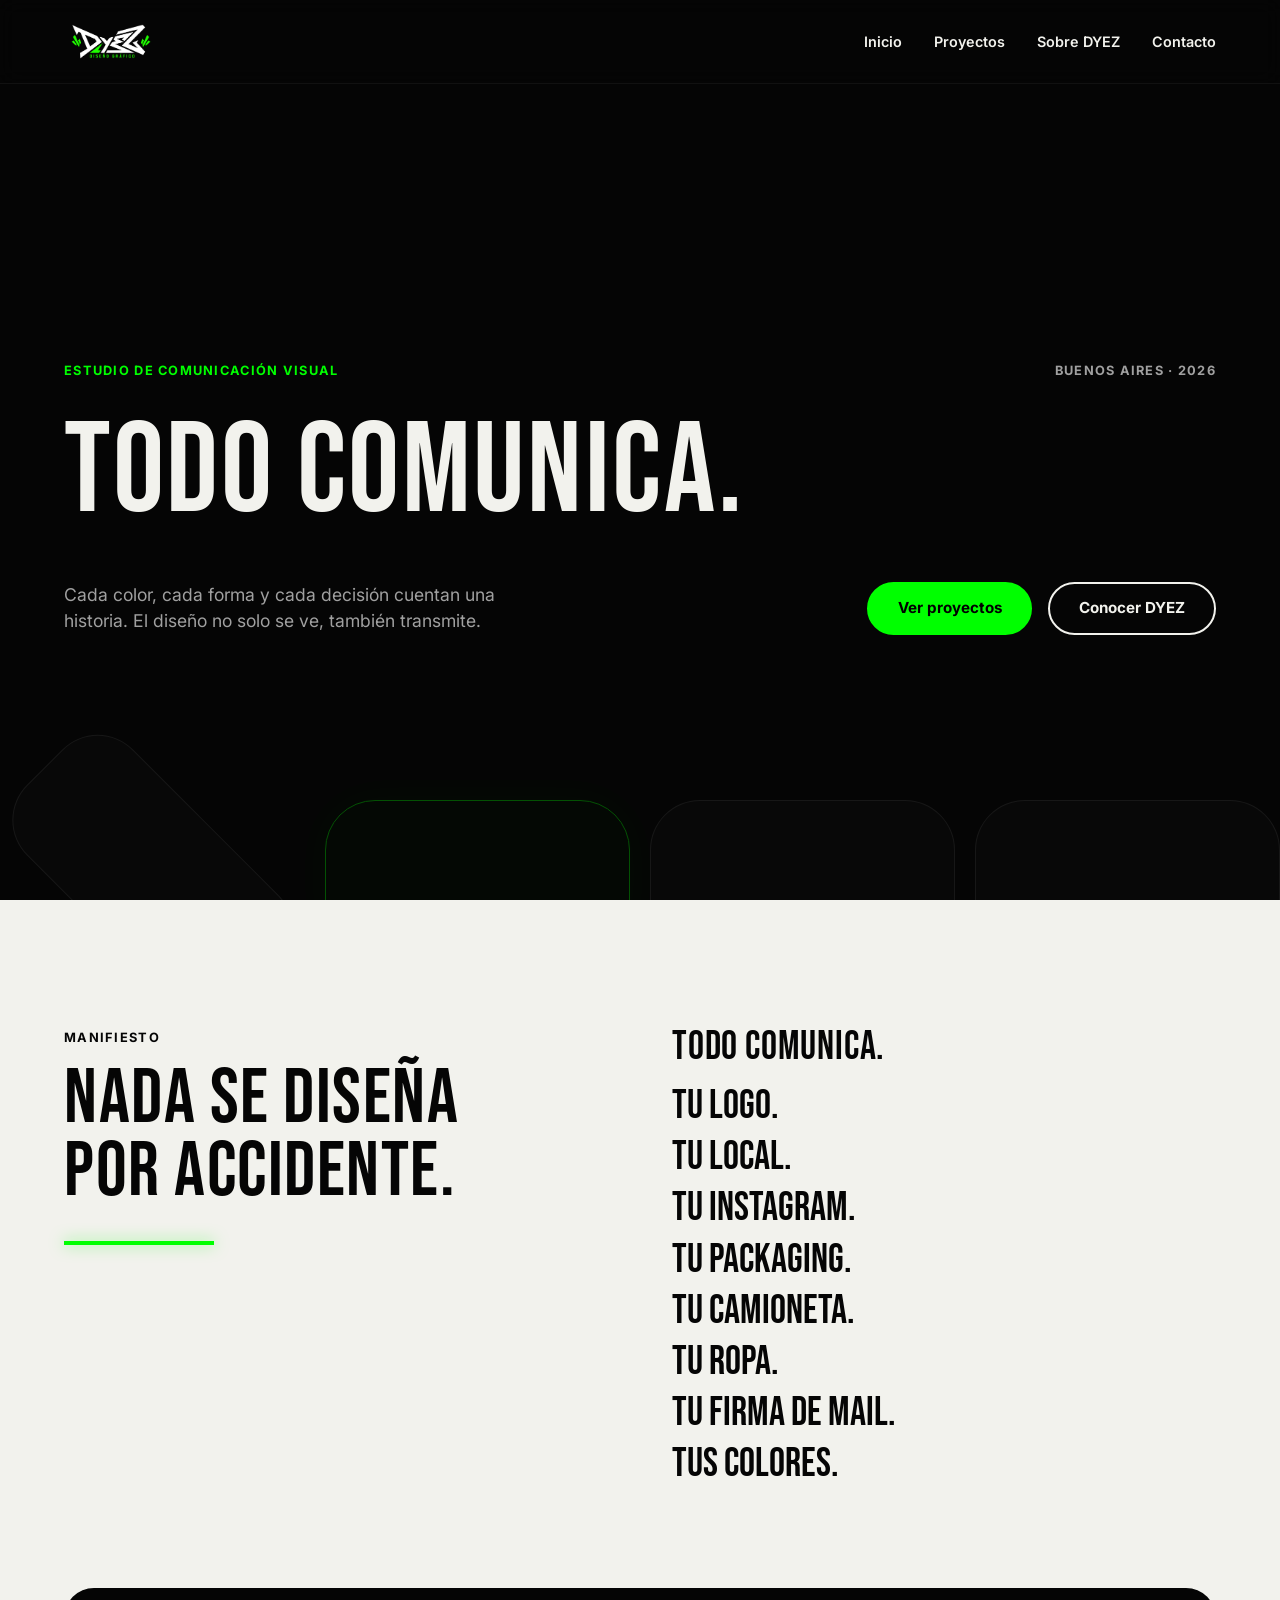
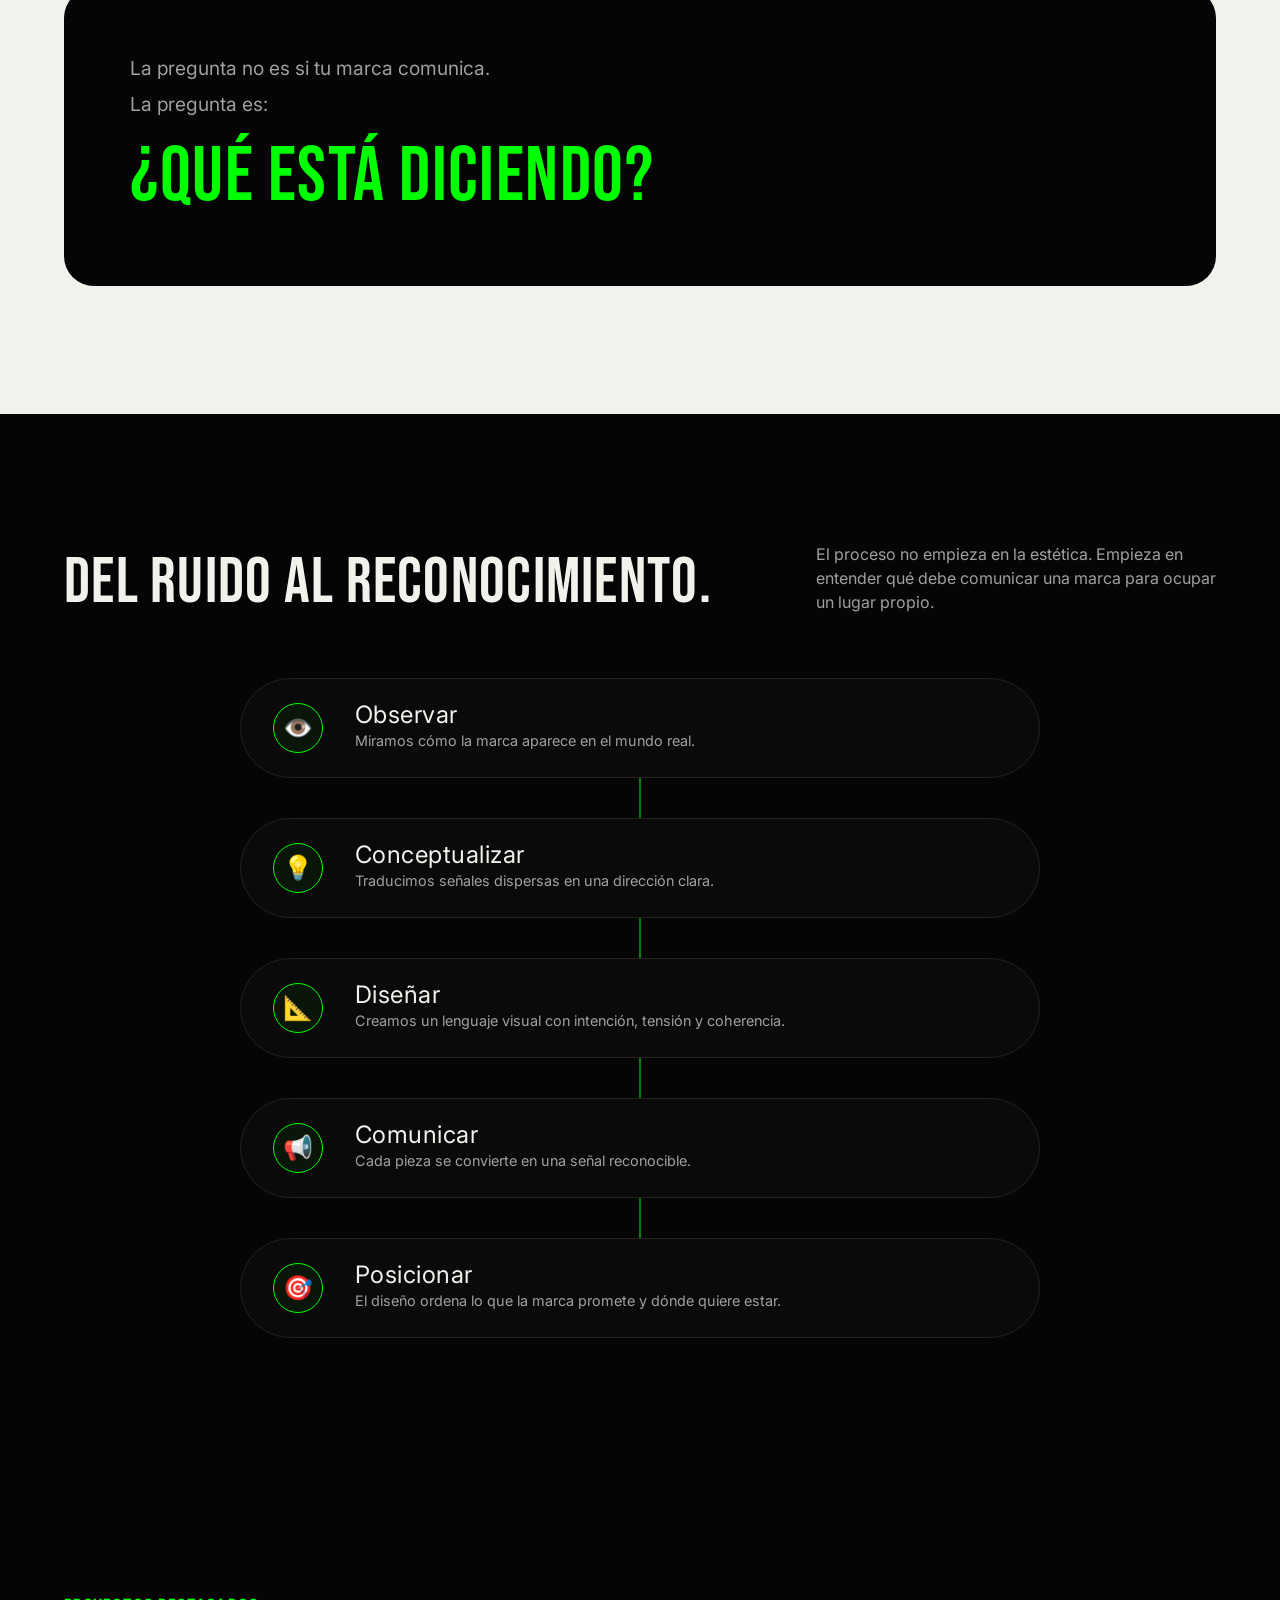
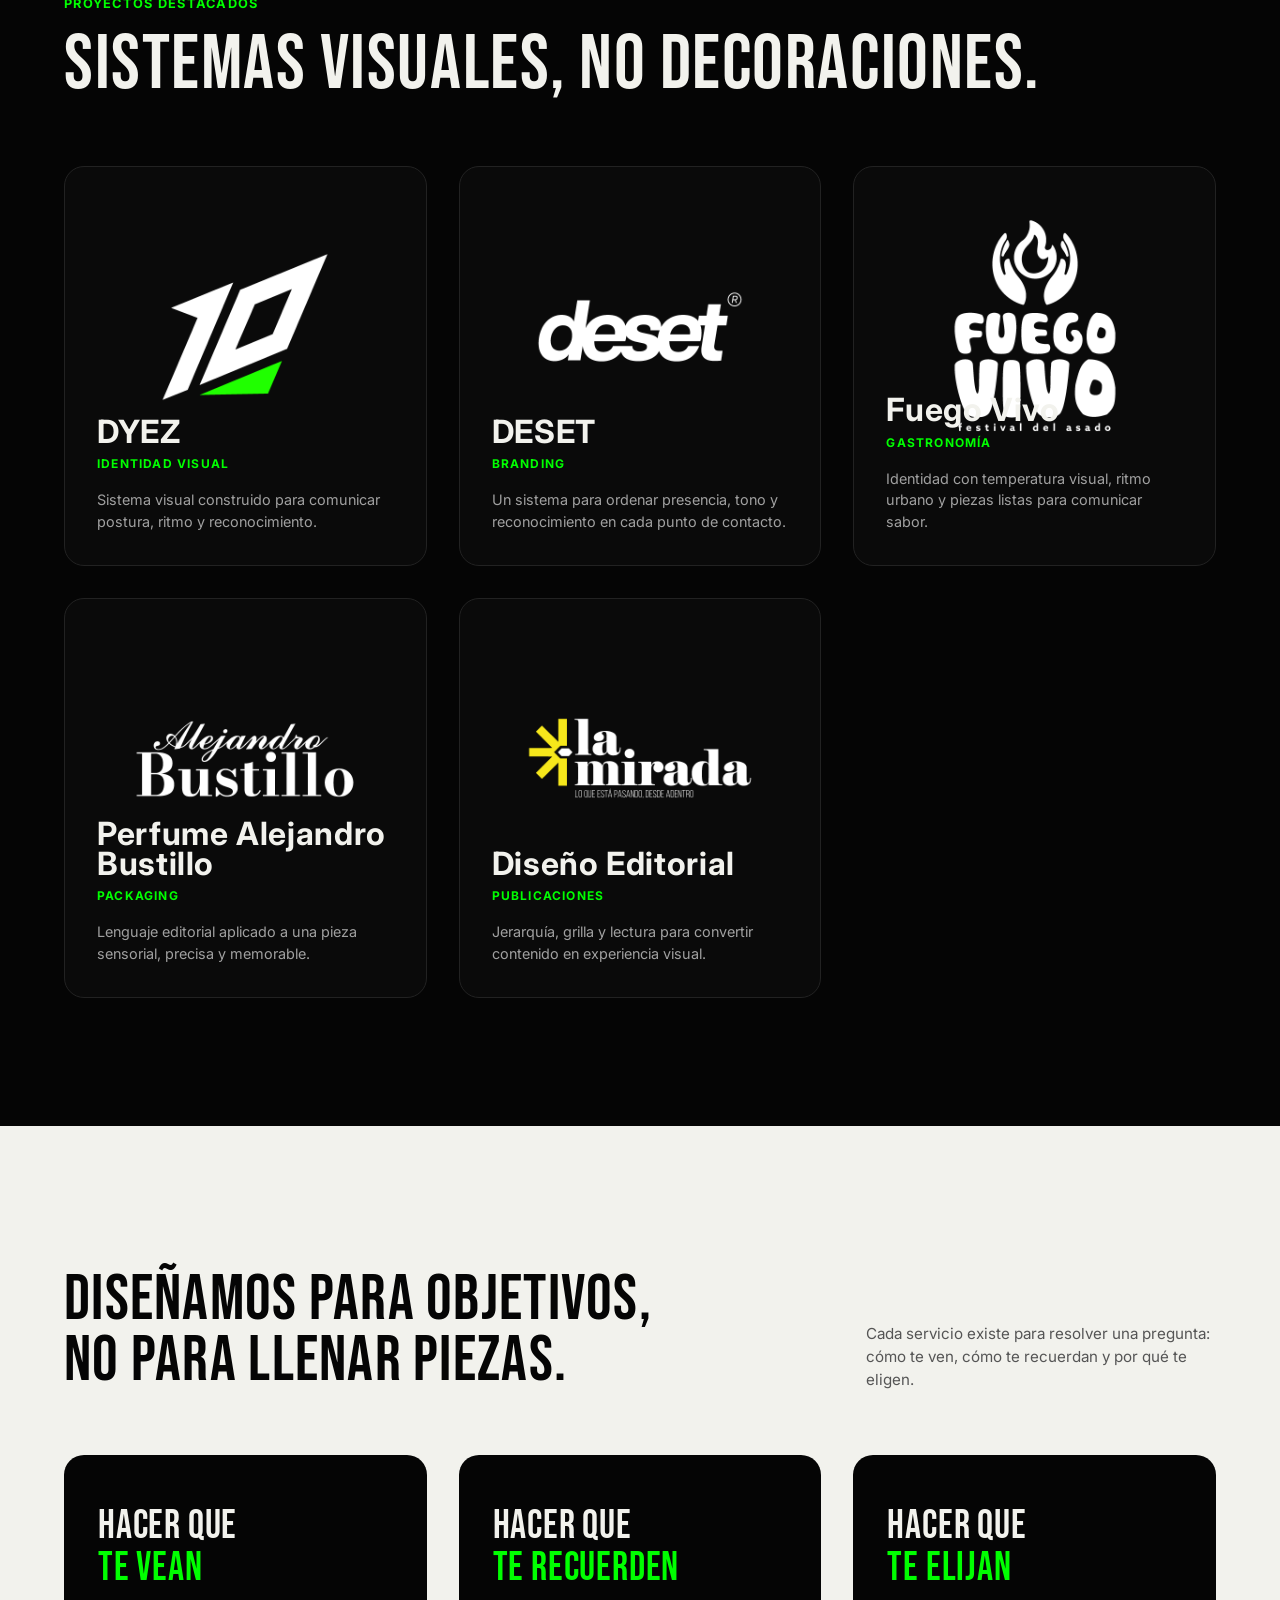
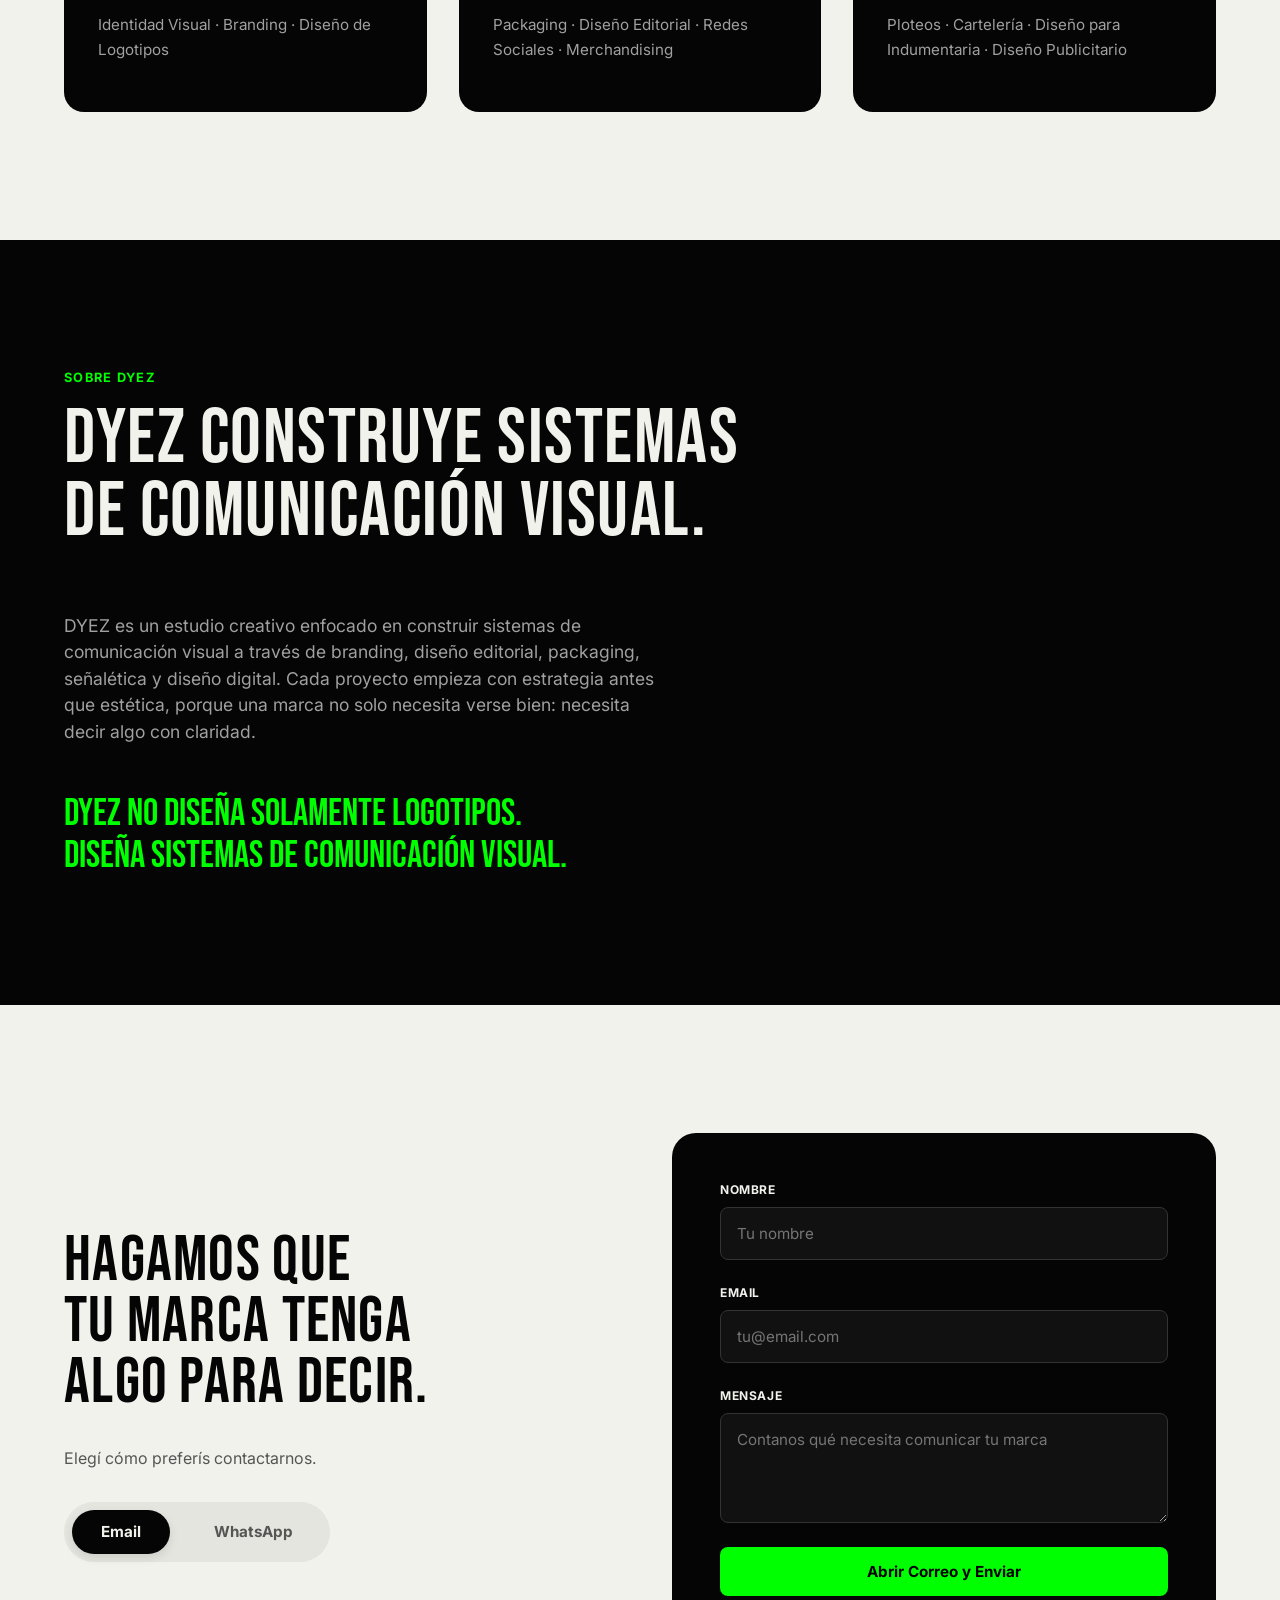
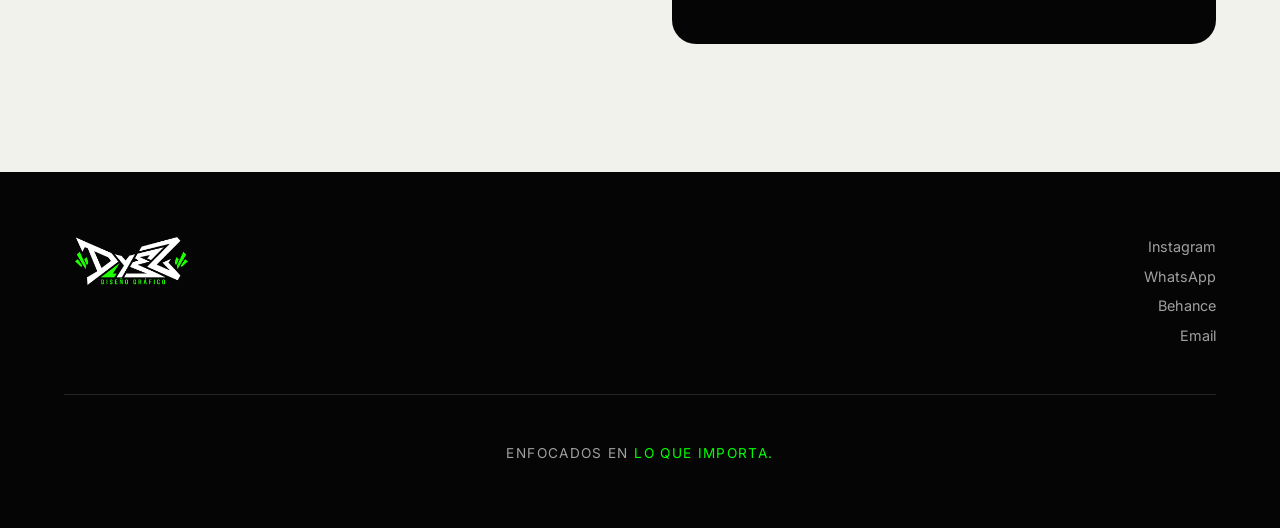
<file: index.html>
<!DOCTYPE html>
<html lang="es">
<head>
    <meta charset="UTF-8">
    <meta name="viewport" content="width=device-width, initial-scale=1.0">
    <title>DYEZ — Diseño gráfico</title>
    <link rel="stylesheet" href="styles.css">
    <link rel="icon" type="image/png" href="favicon-2.png">
    
    <!-- Fuentes -->
    <link rel="preconnect" href="https://fonts.googleapis.com">
    <link rel="preconnect" href="https://fonts.gstatic.com" crossorigin>
    <link href="https://fonts.googleapis.com/css2?family=Bebas+Neue&family=Inter:wght@400;600;700&display=swap" rel="stylesheet">
</head>
<body>

    <!-- ===== HEADER ===== -->
    <header class="site-header">
        <div class="logo-container">
            <a href="#inicio" class="logo-img-link">
                <img src="favicon.png" alt="DYEZ Logo" class="header-logo">
            </a>
        </div>
        <nav class="nav">
            <a href="#inicio">Inicio</a>
            <a href="#proyectos">Proyectos</a>
            <a href="#sobre">Sobre DYEZ</a>
            <a href="#contacto">Contacto</a>
        </nav>
    </header>

    <!-- ===== HERO ===== -->
    <section class="hero" id="inicio">
        <div class="hero-top">
            <p class="eyebrow text-green">ESTUDIO DE COMUNICACIÓN VISUAL</p>
            <p class="eyebrow text-muted">BUENOS AIRES · 2026</p>
        </div>
        
        <h1 class="hero-title">TODO COMUNICA.</h1>
        
        <div class="hero-bottom">
            <p class="hero-desc">Cada color, cada forma y cada decisión cuentan una historia. El diseño no solo se ve, también transmite.</p>
            <div class="hero-actions">
                <a href="#proyectos" class="btn btn-primary">Ver proyectos</a>
                <a href="#sobre" class="btn btn-outline">Conocer DYEZ</a>
            </div>
        </div>

        <div class="hero-shapes">
            <div class="shape shape-1"></div>
            <div class="shape shape-2"></div>
            <div class="shape shape-3"></div>
            <div class="shape shape-4"></div>
        </div>

        <div id="custom-cursor"></div>
    </section>

    <!-- ===== MANIFIESTO ===== -->
    <section class="manifesto bg-light" id="manifiesto">
        <div class="manifesto-grid">
            <div class="manifesto-left">
                <p class="eyebrow">MANIFIESTO</p>
                <h2 class="title-dark">NADA SE DISEÑA<br>POR ACCIDENTE.</h2>
                <div class="green-line"></div>
            </div>
            
            <div class="manifesto-right">
                <h3 class="title-dark-small">TODO COMUNICA.</h3>
                <ul class="manifesto-list">
                    <li>TU LOGO.</li>
                    <li>TU LOCAL.</li>
                    <li>TU INSTAGRAM.</li>
                    <li>TU PACKAGING.</li>
                    <li>TU CAMIONETA.</li>
                    <li>TU ROPA.</li>
                    <li>TU FIRMA DE MAIL.</li>
                    <li>TUS COLORES.</li>
                </ul>
            </div>
        </div>

        <div class="manifesto-callout bg-black">
            <p class="text-muted">La pregunta no es si tu marca comunica.</p>
            <p class="text-muted">La pregunta es:</p>
            <h2 class="text-green">¿QUÉ ESTÁ DICIENDO?</h2>
        </div>
    </section>

    <!-- ===== PROCESO ===== -->
    <section class="proceso bg-dark">
        <div class="section-header">
            <h2>DEL RUIDO AL RECONOCIMIENTO.</h2>
            <p class="text-muted">El proceso no empieza en la estética. Empieza en entender qué debe comunicar una marca para ocupar un lugar propio.</p>
        </div>

        <div class="proceso-list">
            <div class="proceso-item">
                <div class="proceso-icon">👁️</div>
                <div class="proceso-text">
                    <h3>Observar</h3>
                    <p>Miramos cómo la marca aparece en el mundo real.</p>
                </div>
            </div>
            <div class="proceso-connector"></div>
            
            <div class="proceso-item">
                <div class="proceso-icon">💡</div>
                <div class="proceso-text">
                    <h3>Conceptualizar</h3>
                    <p>Traducimos señales dispersas en una dirección clara.</p>
                </div>
            </div>
            <div class="proceso-connector"></div>
            
            <div class="proceso-item">
                <div class="proceso-icon">📐</div>
                <div class="proceso-text">
                    <h3>Diseñar</h3>
                    <p>Creamos un lenguaje visual con intención, tensión y coherencia.</p>
                </div>
            </div>
            <div class="proceso-connector"></div>
            
            <div class="proceso-item">
                <div class="proceso-icon">📢</div>
                <div class="proceso-text">
                    <h3>Comunicar</h3>
                    <p>Cada pieza se convierte en una señal reconocible.</p>
                </div>
            </div>
            <div class="proceso-connector"></div>
            
            <div class="proceso-item">
                <div class="proceso-icon">🎯</div>
                <div class="proceso-text">
                    <h3>Posicionar</h3>
                    <p>El diseño ordena lo que la marca promete y dónde quiere estar.</p>
                </div>
            </div>
        </div>
    </section>

    <!-- ===== PROYECTOS ===== -->
    <section class="proyectos bg-dark" id="proyectos">
        <div class="header-wrapper">
            <p class="eyebrow text-green">PROYECTOS DESTACADOS</p>
            <h2 class="section-title">SISTEMAS VISUALES, NO DECORACIONES.</h2>
        </div>

        <div class="grid-proyectos">
            
            <!-- 1. DYEZ -->
            <a href="proyecto-dyez.html" class="card-proyecto">
                <div class="card-logo-wrapper">
                    <img src="favicon-2.png" alt="Logo DYEZ" class="card-logo">
                </div>
                <div class="card-contenido">
                    <h3>DYEZ</h3>
                    <p class="categoria text-green">IDENTIDAD VISUAL</p>
                    <p class="descripcion">Sistema visual construido para comunicar postura, ritmo y reconocimiento.</p>
                </div>
            </a>
            
            <!-- 2. DESET -->
            <a href="proyecto-deset.html" class="card-proyecto">
                <div class="card-logo-wrapper">
                    <img src="logo-deset.png" alt="Logo Deset" class="card-logo">
                </div>
                <div class="card-contenido">
                    <h3>DESET</h3>
                    <p class="categoria text-green">BRANDING</p>
                    <p class="descripcion">Un sistema para ordenar presencia, tono y reconocimiento en cada punto de contacto.</p>
                </div>
            </a>
            
            <!-- 3. FUEGO VIVO -->
            <a href="proyecto-fuego.html" class="card-proyecto">
                <div class="card-logo-wrapper">
                    <img src="fuego-vivo-logo.png" alt="Logo Fuego Vivo" class="card-logo">
                </div>
                <div class="card-contenido">
                    <h3>Fuego Vivo</h3>
                    <p class="categoria text-green">GASTRONOMÍA</p>
                    <p class="descripcion">Identidad con temperatura visual, ritmo urbano y piezas listas para comunicar sabor.</p>
                </div>
            </a>
            
            <!-- 4. PERFUME ALEJANDRO BUSTILLO -->
            <a href="proyecto-perfume.html" class="card-proyecto">
                <div class="card-logo-wrapper">
                    <img src="perfume-logo.png" alt="Logo Perfume Alejandro Bustillo" class="card-logo">
                </div>
                <div class="card-contenido">
                    <h3>Perfume Alejandro Bustillo</h3>
                    <p class="categoria text-green">PACKAGING</p>
                    <p class="descripcion">Lenguaje editorial aplicado a una pieza sensorial, precisa y memorable.</p>
                </div>
            </a>
            
            <!-- 5. DISEÑO EDITORIAL -->
            <a href="proyecto-editorial.html" class="card-proyecto">
                <div class="card-logo-wrapper">
                    <img src="Editorial-logo.png" alt="Logo Diseño Editorial" class="card-logo">
                </div>
                <div class="card-contenido">
                    <h3>Diseño Editorial</h3>
                    <p class="categoria text-green">PUBLICACIONES</p>
                    <p class="descripcion">Jerarquía, grilla y lectura para convertir contenido en experiencia visual.</p>
                </div>
            </a>

        </div>
    </section>

    <!-- ===== SERVICIOS ===== -->
    <section class="servicios bg-light" id="servicios">
        <div class="section-header-light">
            <h2 class="title-dark">DISEÑAMOS PARA OBJETIVOS,<br>NO PARA LLENAR PIEZAS.</h2>
            <p class="text-muted-dark">Cada servicio existe para resolver una pregunta: cómo te ven, cómo te recuerdan y por qué te eligen.</p>
        </div>

        <div class="grid-servicios">
            <div class="card-servicio bg-black">
                <h3>HACER QUE<br><span class="text-green">TE VEAN</span></h3>
                <p>Identidad Visual · Branding · Diseño de Logotipos</p>
            </div>
            <div class="card-servicio bg-black">
                <h3>HACER QUE<br><span class="text-green">TE RECUERDEN</span></h3>
                <p>Packaging · Diseño Editorial · Redes Sociales · Merchandising</p>
            </div>
            <div class="card-servicio bg-black">
                <h3>HACER QUE<br><span class="text-green">TE ELIJAN</span></h3>
                <p>Ploteos · Cartelería · Diseño para Indumentaria · Diseño Publicitario</p>
            </div>
        </div>
    </section>

    <!-- ===== SOBRE DYEZ ===== -->
    <section class="sobre bg-dark" id="sobre">
        <div class="header-wrapper">
            <p class="eyebrow text-green">SOBRE DYEZ</p>
            <h2 class="section-title">DYEZ CONSTRUYE SISTEMAS<br>DE COMUNICACIÓN VISUAL.</h2>
        </div>
        
        <div class="sobre-content">
            <p class="sobre-text">
                DYEZ es un estudio creativo enfocado en construir sistemas de comunicación visual a través de branding, diseño editorial, packaging, señalética y diseño digital. Cada proyecto empieza con estrategia antes que estética, porque una marca no solo necesita verse bien: necesita decir algo con claridad.
            </p>
            <p class="sobre-quote text-green">
                DYEZ NO DISEÑA SOLAMENTE LOGOTIPOS.<br>
                DISEÑA SISTEMAS DE COMUNICACIÓN VISUAL.
            </p>
        </div>
    </section>

    <!-- ===== CONTACTO ===== -->
    <section class="contacto bg-light" id="contacto">
        <div class="contacto-grid">
            <div class="contacto-left">
                <h2 class="title-dark">HAGAMOS QUE<br>TU MARCA TENGA<br>ALGO PARA DECIR.</h2>
                <p class="text-muted-dark" style="margin-bottom: 2rem;">Elegí cómo preferís contactarnos.</p>
                
                <!-- 👇 LOS BOTONES PARA CAMBIAR DE OPCIÓN 👇 -->
                <div class="contacto-toggle">
                    <button class="btn-toggle active" onclick="mostrarFormulario('email', this)">Email</button>
                    <button class="btn-toggle" onclick="mostrarFormulario('whatsapp', this)">WhatsApp</button>
                </div>
            </div>
            
            <div class="contacto-right bg-black">
                
                <!-- 👇 OPCIÓN A: FORMULARIO DE EMAIL (Visible por defecto) 👇 -->
                <div id="opcion-email" class="opcion-contacto">
                    <form action="mailto:dyez.dsgn@gmail.com" method="POST" enctype="text/plain" class="contact-form">
                        <div class="form-group">
                            <label for="nombre">NOMBRE</label>
                            <input type="text" id="nombre" name="Nombre" placeholder="Tu nombre" required>
                        </div>
                        <div class="form-group">
                            <label for="email">EMAIL</label>
                            <input type="email" id="email" name="Email" placeholder="tu@email.com" required>
                        </div>
                        <div class="form-group">
                            <label for="mensaje">MENSAJE</label>
                            <textarea id="mensaje" name="Mensaje" rows="4" placeholder="Contanos qué necesita comunicar tu marca" required></textarea>
                        </div>
                        <button type="submit" class="btn btn-primary btn-full">Abrir Correo y Enviar</button>
                    </form>
                </div>

                <!-- 👇 OPCIÓN B: WHATSAPP (Oculto por defecto) 👇 -->
                <div id="opcion-whatsapp" class="opcion-contacto" style="display: none; text-align: center; padding: 2rem 0;">
                    <h3 class="text-green" style="font-family: var(--font-body); margin-bottom: 1rem; font-size: 1.5rem;">Hablemos por WhatsApp</h3>
                    <p class="text-muted" style="margin-bottom: 2rem;">Hacé clic en el botón de abajo para iniciar una conversación directa con nosotros.</p>
                    
                    <a href="https://wa.me/542396609563?text=Hola%20DYEZ!%20Me%20gustar%C3%ADa%20consultar%20por%20un%20proyecto." class="btn btn-primary" target="_blank" style="font-size: 1.1rem; padding: 1rem 2rem;">
                        Ir a WhatsApp
                    </a>
                </div>

            </div>
        </div>
    </section>

    <!-- ===== FOOTER ===== -->
    <footer class="site-footer bg-dark">
        <div class="footer-top">
            <a href="#inicio" class="footer-logo-link">
                <img src="favicon.png" alt="DYEZ Logo" class="footer-logo-img">
            </a>
            <div class="footer-links">
                <a href="https://instagram.com/dyez.design" target="_blank">Instagram</a>
                <a href="https://wa.me/542396609563" target="_blank">WhatsApp</a>
                <a href="https://behance.net/TU_USUARIO" target="_blank">Behance</a>
                <a href="mailto:dyez.dsgn@gmail.com">Email</a>
            </div>
        </div>
        <div class="footer-bottom">
            <p>ENFOCADOS EN <span class="text-green">LO QUE IMPORTA.</span></p>
        </div>
    </footer>
    
    <!-- ===== SCRIPTS ===== -->
    <script>
        // 1. Efecto del cursor en el Hero
        const heroSection = document.querySelector('.hero');
        const cursor = document.getElementById('custom-cursor');

        heroSection.addEventListener('mousemove', (e) => {
            cursor.style.left = e.clientX + 'px';
            cursor.style.top = e.clientY + 'px';
        });

        heroSection.addEventListener('mouseenter', () => {
            cursor.style.opacity = '1';
        });

        heroSection.addEventListener('mouseleave', () => {
            cursor.style.opacity = '0';
        });

        // 2. Función para cambiar entre Email y WhatsApp
        function mostrarFormulario(opcion, boton) {
            document.getElementById('opcion-email').style.display = 'none';
            document.getElementById('opcion-whatsapp').style.display = 'none';
            
            document.getElementById('opcion-' + opcion).style.display = 'flex';
            
            const botones = document.querySelectorAll('.btn-toggle');
            botones.forEach(btn => btn.classList.remove('active'));
            
            boton.classList.add('active');
        }
    </script>

</body>
</html>
</file>
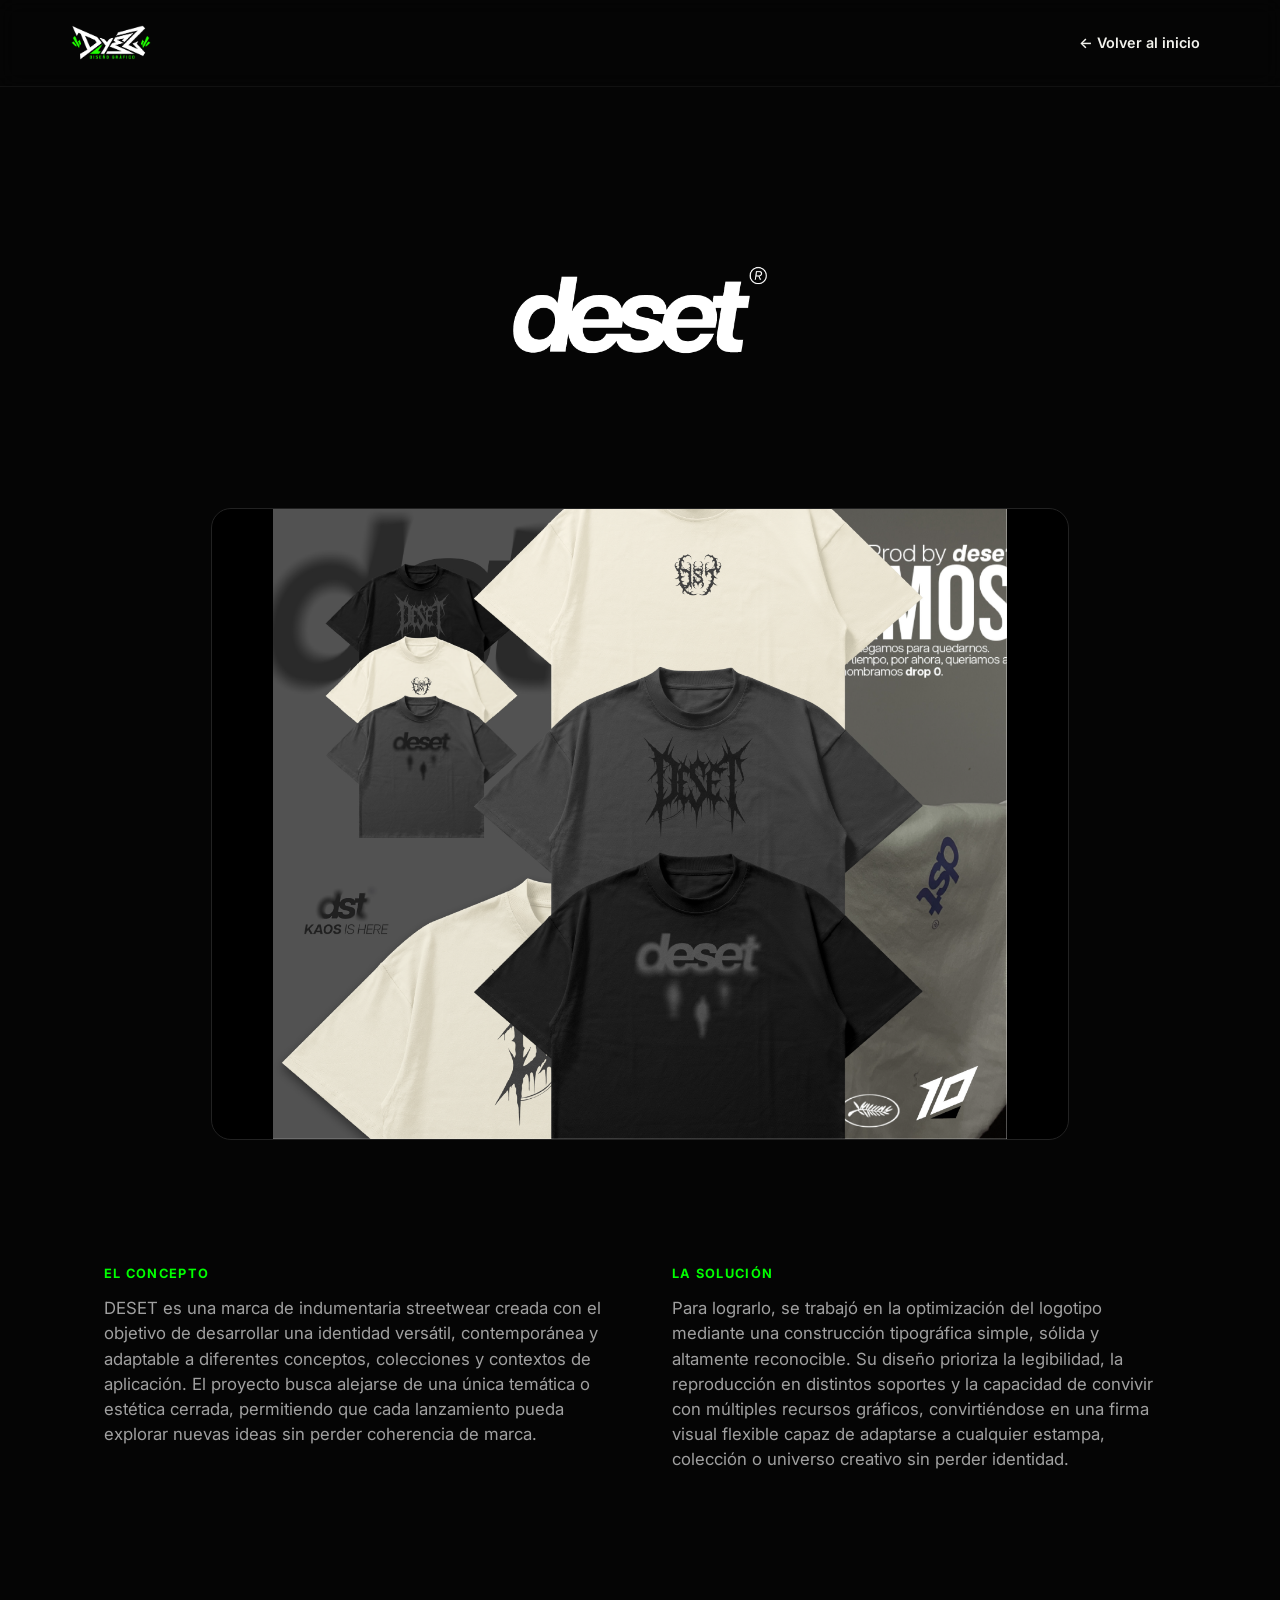
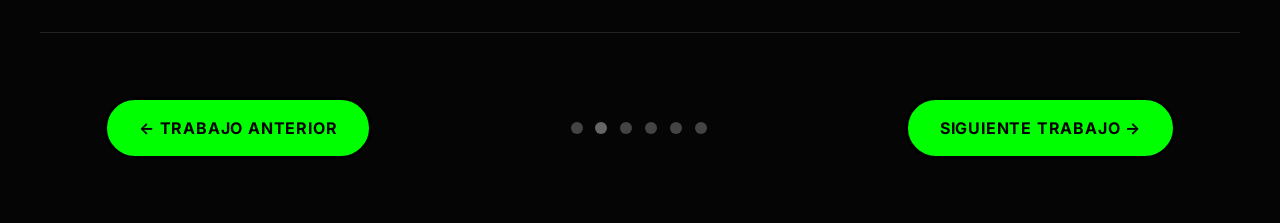
<file: proyecto-deset.html>
<!DOCTYPE html>
<html lang="es">
<head>
    <meta charset="UTF-8">
    <meta name="viewport" content="width=device-width, initial-scale=1.0">
    <title>DESET — Proyecto</title>
    <link rel="stylesheet" href="styles.css">
    <link rel="icon" type="image/png" href="favicon-2.png">
    <link rel="preconnect" href="https://fonts.googleapis.com">
    <link rel="preconnect" href="https://fonts.gstatic.com" crossorigin>
    <link href="https://fonts.googleapis.com/css2?family=Bebas+Neue&family=Inter:wght@400;600;700&display=swap" rel="stylesheet">
</head>
<body class="bg-dark">

    <!-- Header -->
    <header class="site-header">
        <div class="logo-container">
            <a href="index.html" class="logo-img-link">
                <img src="favicon.png" alt="DYEZ Logo" class="header-logo">
            </a>
        </div>
        <nav class="nav">
            <a href="index.html#proyectos" class="btn-volver-header">← Volver al inicio</a>
        </nav>
    </header>

    <!-- Contenido del proyecto -->
    <main class="proyecto-page">
        
        <!-- Encabezado minimalista (solo logo) -->
        <div class="header-proyecto-minimalista">
            <!-- Asegurate de tener tu logo guardado como logo-deset.png -->
            <img src="logo-deset.png" alt="Logo Deset" class="logo-proyecto-grande">
        </div>

        <!-- Imagen Principal con márgenes ajustados -->
        <div class="contenedor-imagen-ajustada">
            <img src="deset-portada.png" alt="Portada del proyecto DESET">
        </div>

        <!-- Textos del Caso de Estudio (con más aire arriba) -->
        <div class="proyecto-info">
            <div class="info-columna">
                <h3 class="text-green eyebrow">EL CONCEPTO</h3>
                <p>DESET es una marca de indumentaria streetwear creada con el objetivo de desarrollar una identidad versátil, contemporánea y adaptable a diferentes conceptos, colecciones y contextos de aplicación. El proyecto busca alejarse de una única temática o estética cerrada, permitiendo que cada lanzamiento pueda explorar nuevas ideas sin perder coherencia de marca.</p>
            </div>
            <div class="info-columna">
                <h3 class="text-green eyebrow">LA SOLUCIÓN</h3>
                <p>Para lograrlo, se trabajó en la optimización del logotipo mediante una construcción tipográfica simple, sólida y altamente reconocible. Su diseño prioriza la legibilidad, la reproducción en distintos soportes y la capacidad de convivir con múltiples recursos gráficos, convirtiéndose en una firma visual flexible capaz de adaptarse a cualquier estampa, colección o universo creativo sin perder identidad.</p>
            </div>
        </div>

    </main>

    <!-- Barra de Navegación Inferior -->
    <nav class="barra-navegacion-pildora">
        
        <a href="proyecto-dyez.html" class="btn-pildora">
            ← Trabajo Anterior
        </a>

        <div class="puntitos-nav">
            <span class="punto"></span>
            <span class="punto activo"></span>
            <span class="punto"></span>
            <span class="punto"></span>
            <span class="punto"></span>
            <span class="punto"></span>
        </div>

        <a href="proyecto-fuego.html" class="btn-pildora">
            Siguiente Trabajo →
        </a>

    </nav>

</body>
</html>
</file>
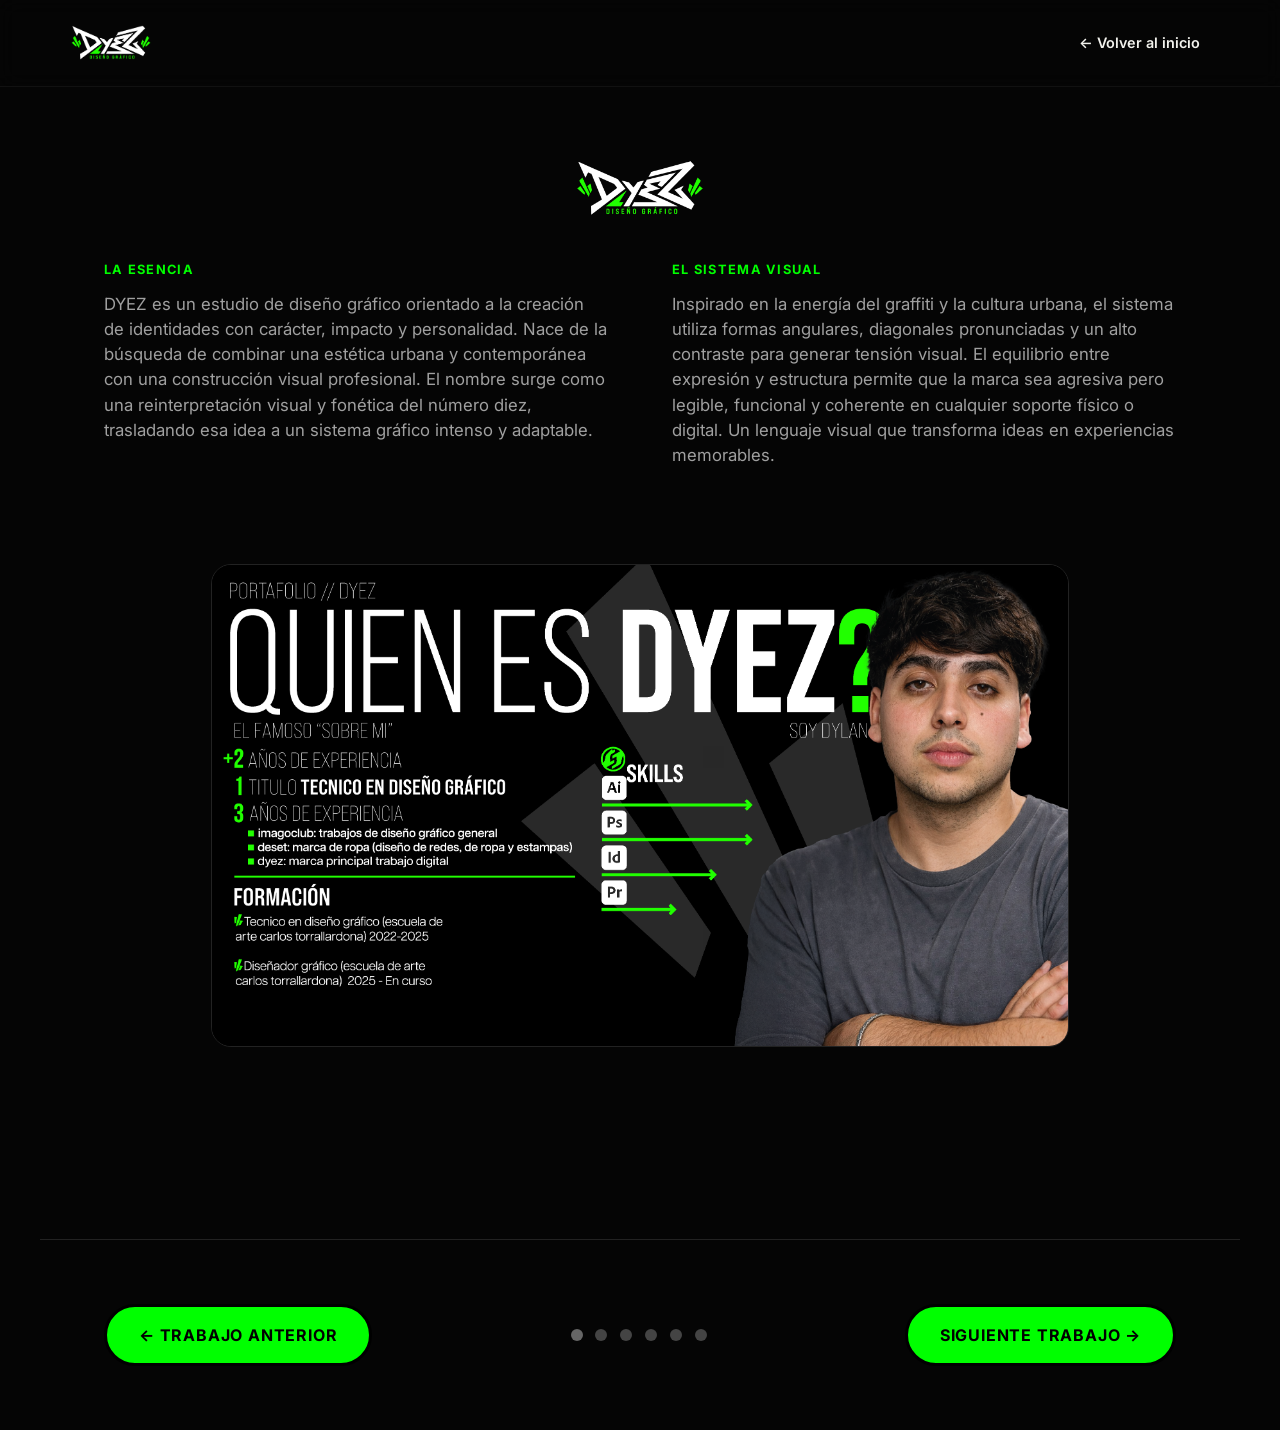
<file: proyecto-dyez.html>
<!DOCTYPE html>
<html lang="es">
<head>
    <meta charset="UTF-8">
    <meta name="viewport" content="width=device-width, initial-scale=1.0">
    <title>DYEZ — Proyecto</title>
    <link rel="stylesheet" href="styles.css">
    <link rel="icon" type="image/png" href="favicon-2.png">
    <link rel="preconnect" href="https://fonts.googleapis.com">
    <link rel="preconnect" href="https://fonts.gstatic.com" crossorigin>
    <link href="https://fonts.googleapis.com/css2?family=Bebas+Neue&family=Inter:wght@400;600;700&display=swap" rel="stylesheet">
</head>
<body class="bg-dark">

    <!-- Header -->
    <header class="site-header">
        <div class="logo-container">
            <a href="index.html" class="logo-img-link">
                <img src="favicon.png" alt="DYEZ Logo" class="header-logo">
            </a>
        </div>
        <nav class="nav">
            <a href="index.html#proyectos" class="btn-volver-header">← Volver al inicio</a>
        </nav>
    </header>

    <!-- Contenido del proyecto -->
    <main class="proyecto-page">
        
        <!-- Encabezado minimalista (Logo de DYEZ) -->
        <div class="header-proyecto-minimalista">
            <img src="favicon.png" alt="Logo DYEZ" class="logo-proyecto-grande" style="max-width: 150px;">
        </div>

        <!-- Textos del Caso de Estudio (Contexto del Manual) -->
        <div class="proyecto-info">
            <div class="info-columna">
                <h3 class="text-green eyebrow">LA ESENCIA</h3>
                <p>DYEZ es un estudio de diseño gráfico orientado a la creación de identidades con carácter, impacto y personalidad. Nace de la búsqueda de combinar una estética urbana y contemporánea con una construcción visual profesional. El nombre surge como una reinterpretación visual y fonética del número diez, trasladando esa idea a un sistema gráfico intenso y adaptable.</p>
            </div>
            <div class="info-columna">
                <h3 class="text-green eyebrow">EL SISTEMA VISUAL</h3>
                <p>Inspirado en la energía del graffiti y la cultura urbana, el sistema utiliza formas angulares, diagonales pronunciadas y un alto contraste para generar tensión visual. El equilibrio entre expresión y estructura permite que la marca sea agresiva pero legible, funcional y coherente en cualquier soporte físico o digital. Un lenguaje visual que transforma ideas en experiencias memorables.</p>
            </div>
        </div>

        <!-- 👇 LA IMAGEN DE TUS HABILIDADES 👇 -->
        <div class="contenedor-imagen-ajustada">
            <img src="mis-habilidades.png" alt="Sobre el creador de DYEZ">
        </div>

    </main>

    <!-- Barra de Navegación Inferior -->
    <nav class="barra-navegacion-pildora">
        
        <!-- Como es el primer proyecto, el anterior es Packaging (el último) -->
        <a href="proyecto-packaging.html" class="btn-pildora">
            ← Trabajo Anterior
        </a>

        <div class="puntitos-nav">
            <span class="punto activo"></span> <!-- Activo porque es el 1ro -->
            <span class="punto"></span>
            <span class="punto"></span>
            <span class="punto"></span>
            <span class="punto"></span>
            <span class="punto"></span>
        </div>

        <!-- El siguiente es DESET -->
        <a href="proyecto-deset.html" class="btn-pildora">
            Siguiente Trabajo →
        </a>

    </nav>

</body>
</html>
</file>
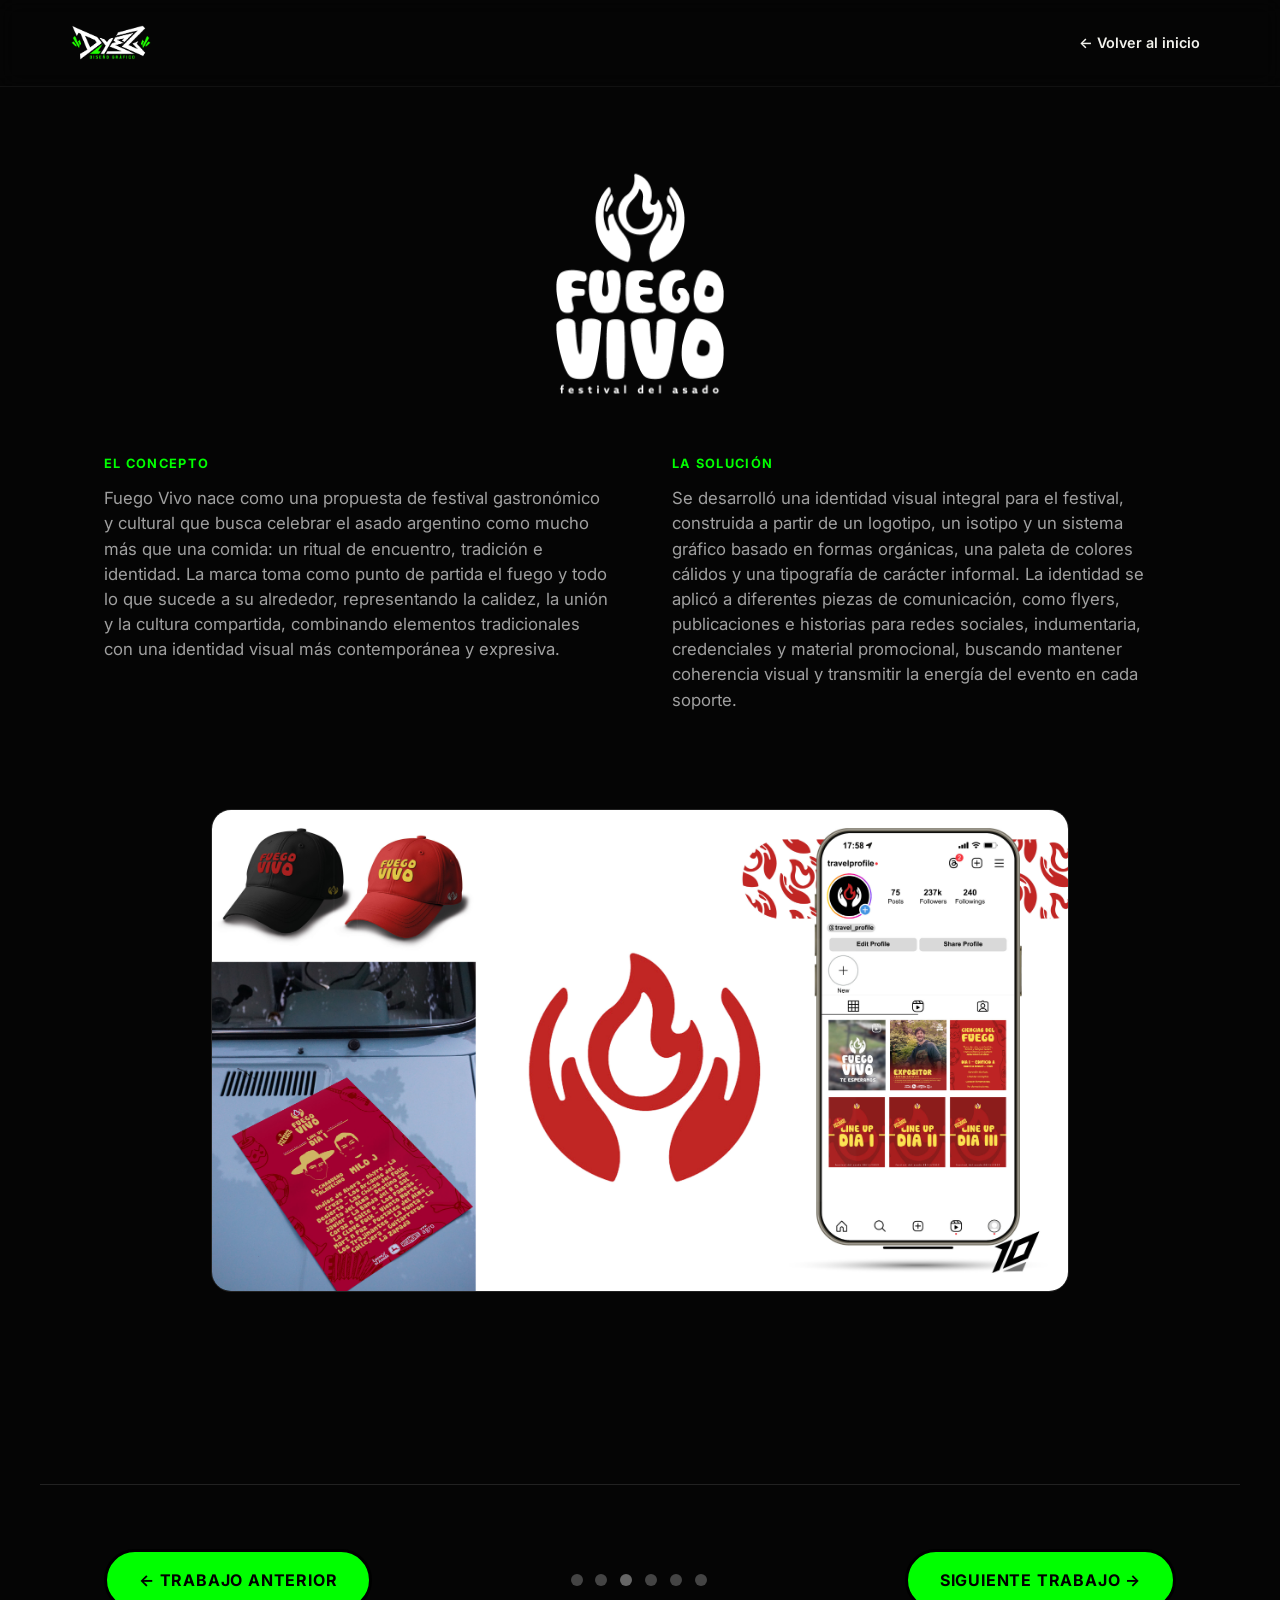
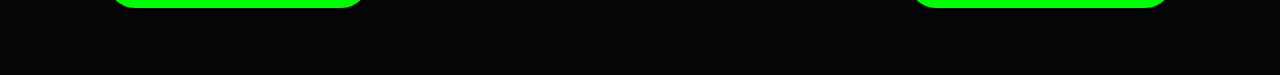
<file: proyecto-fuego.html>
<!DOCTYPE html>
<html lang="es">
<head>
    <meta charset="UTF-8">
    <meta name="viewport" content="width=device-width, initial-scale=1.0">
    <title>Fuego Vivo — Proyecto</title>
    <link rel="stylesheet" href="styles.css">
    <link rel="icon" type="image/png" href="favicon-2.png">
    <link rel="preconnect" href="https://fonts.googleapis.com">
    <link rel="preconnect" href="https://fonts.gstatic.com" crossorigin>
    <link href="https://fonts.googleapis.com/css2?family=Bebas+Neue&family=Inter:wght@400;600;700&display=swap" rel="stylesheet">
</head>
<body class="bg-dark">

    <!-- Header -->
    <header class="site-header">
        <div class="logo-container">
            <a href="index.html" class="logo-img-link">
                <img src="favicon.png" alt="DYEZ Logo" class="header-logo">
            </a>
        </div>
        <nav class="nav">
            <a href="index.html#proyectos" class="btn-volver-header">← Volver al inicio</a>
        </nav>
    </header>

    <!-- Contenido del proyecto -->
    <main class="proyecto-page">
        
        <!-- Encabezado con el Logo de Fuego Vivo -->
        <div class="header-proyecto-minimalista">
            <!-- Asegurate de que la extensión sea la correcta -->
            <img src="fuego-vivo-logo.png" alt="Logo Fuego Vivo" class="logo-proyecto-grande" style="max-width: 250px;">
        </div>

        <!-- Textos del Caso de Estudio (Placeholder) -->
        <div class="proyecto-info">
            <div class="info-columna">
                <h3 class="text-green eyebrow">EL CONCEPTO</h3>
                <p>Fuego Vivo nace como una propuesta de festival gastronómico y cultural que busca celebrar el asado argentino como mucho más que una comida: un ritual de encuentro, tradición e identidad. La marca toma como punto de partida el fuego y todo lo que sucede a su alrededor, representando la calidez, la unión y la cultura compartida, combinando elementos tradicionales con una identidad visual más contemporánea y expresiva.</p>
            </div>
            <div class="info-columna">
                <h3 class="text-green eyebrow">LA SOLUCIÓN</h3>
                <p>Se desarrolló una identidad visual integral para el festival, construida a partir de un logotipo, un isotipo y un sistema gráfico basado en formas orgánicas, una paleta de colores cálidos y una tipografía de carácter informal. La identidad se aplicó a diferentes piezas de comunicación, como flyers, publicaciones e historias para redes sociales, indumentaria, credenciales y material promocional, buscando mantener coherencia visual y transmitir la energía del evento en cada soporte.</p>
            </div>
        </div>

        <!-- Imagen 1 (Portada / Mockup Principal) -->
        <div class="contenedor-imagen-ajustada">
            <!-- Reemplazá "fuego-portada.jpg" por el nombre de tu imagen -->
            <img src="fuego vivo.jpg" alt="Portada del proyecto Fuego Vivo">
        </div>

    </main>

    <!-- Barra de Navegación Inferior -->
    <nav class="barra-navegacion-pildora">
        
        <!-- El anterior es DESET -->
        <a href="proyecto-deset.html" class="btn-pildora">
            ← Trabajo Anterior
        </a>

        <div class="puntitos-nav">
            <span class="punto"></span>
            <span class="punto"></span>
            <span class="punto activo"></span> <!-- Activo porque es el 3ro -->
            <span class="punto"></span>
            <span class="punto"></span>
            <span class="punto"></span>
        </div>

        <!-- El siguiente es Perfume Alejandro Bustillo -->
        <a href="proyecto-perfume.html" class="btn-pildora">
            Siguiente Trabajo →
        </a>

    </nav>

</body>
</html>
</file>
<file: styles.css>
/* ============================================
   DYEZ — Estilos
   ============================================ */

/* ----- Variables ----- */
:root {
    --bg-dark: #050505;
    --bg-light: #f2f2ed;
    --text-dark: #f2f2ed;
    --text-light: #050505;
    --text-muted-dark: #a0a0a0;
    --text-muted-light: #555555;
    
    --accent: #00ff00;
    --border-dark: #222222;
    --border-light: #d1d1cc;

    --font-display: 'Bebas Neue', sans-serif;
    --font-body: 'Inter', sans-serif;
    
    --max-width: 1200px;
}

/* ----- Reset ----- */
* {
    margin: 0;
    padding: 0;
    box-sizing: border-box;
}

html { 
    scroll-behavior: smooth; 
    scroll-padding-top: 80px;
}

body {
    font-family: var(--font-body);
    font-weight: 400;
    line-height: 1.5;
    -webkit-font-smoothing: antialiased;
    overflow-x: hidden;
}

/* ----- Utilidades ----- */
.bg-dark { background-color: var(--bg-dark); color: var(--text-dark); }
.bg-light { background-color: var(--bg-light); color: var(--text-light); }
.bg-black { background-color: #000; color: var(--text-dark); } /* 👈 AGREGADO POR SI FALTABA */
.text-green { color: var(--accent); }
.text-muted { color: var(--text-muted-dark); }
.text-muted-dark { color: var(--text-muted-light); }

/* ----- Tipografías ----- */
h1, h2, h3 {
    font-family: var(--font-display);
    font-weight: 400;
    text-transform: uppercase;
    line-height: 0.95;
    letter-spacing: 0.02em;
}

.eyebrow {
    font-family: var(--font-body);
    font-size: 0.8rem;
    font-weight: 700;
    letter-spacing: 0.1em;
    text-transform: uppercase;
}

/* ----- Botones Globales ----- */
.btn {
    display: inline-block;
    padding: 0.8rem 1.8rem;
    border-radius: 50px;
    font-family: var(--font-body);
    font-size: 0.95rem;
    font-weight: 700;
    text-decoration: none;
    text-align: center;
    transition: all 0.2s ease;
    cursor: pointer;
}

.btn-primary {
    background-color: var(--accent);
    color: #000;
    border: 2px solid var(--accent);
}

.btn-primary:hover {
    background-color: transparent;
    color: var(--accent);
}

.btn-outline {
    background-color: transparent;
    color: var(--text-dark);
    border: 2px solid var(--text-dark);
}

.btn-outline:hover {
    background-color: var(--text-dark);
    color: var(--bg-dark);
}

.btn-full {
    width: 100%;
    border-radius: 8px;
}

/* ============================================
   HEADER
   ============================================ */
.site-header {
    position: fixed;
    top: 0;
    left: 0;
    width: 100%;
    display: flex;
    justify-content: space-between;
    align-items: center;
    padding: 1.5rem 4rem;
    z-index: 100;
    background-color: rgba(5, 5, 5, 0.8);
    backdrop-filter: blur(10px);
    border-bottom: 1px solid rgba(255,255,255,0.05);
}

.logo-container {
    display: flex;
    align-items: center;
    gap: 10px;
}

.logo-img-link {
    display: flex;
    align-items: center;
    text-decoration: none;
}

.header-logo {
    height: 35px;
    width: auto;
    object-fit: contain;
}

.nav {
    display: flex;
    gap: 2rem;
    align-items: center;
}

.nav a {
    color: var(--text-dark);
    text-decoration: none;
    font-size: 0.9rem;
    font-weight: 600;
    transition: color 0.2s ease;
}

.nav a:hover {
    color: var(--accent);
}

.btn-volver-header {
    display: inline-flex;
    align-items: center;
    padding: 0.5rem 1rem;
    border-radius: 50px;
    transition: all 0.3s ease;
}

.btn-volver-header:hover {
    background-color: rgba(255, 255, 255, 0.1);
    color: var(--accent) !important;
}

/* ============================================
   HERO (LANDING)
   ============================================ */
.hero {
    background-color: var(--bg-dark);
    color: var(--text-dark);
    min-height: 100vh;
    padding: 10rem 4rem 4rem 4rem;
    display: flex;
    flex-direction: column;
    justify-content: center;
    position: relative;
    overflow: hidden;
    cursor: none;
}

.hero .btn {
    cursor: pointer;
}

.hero-top {
    display: flex;
    justify-content: space-between;
    max-width: var(--max-width);
    margin: 0 auto;
    width: 100%;
    margin-bottom: 2rem;
}

.hero-title {
    font-size: clamp(4rem, 10vw, 11rem);
    max-width: var(--max-width);
    margin: 0 auto;
    width: 100%;
}

.hero-bottom {
    display: flex;
    justify-content: space-between;
    align-items: flex-end;
    max-width: var(--max-width);
    margin: 0 auto;
    width: 100%;
    margin-top: 3rem;
}

.hero-desc {
    max-width: 450px;
    font-size: 1.1rem;
    color: var(--text-muted-dark);
}

.hero-actions {
    display: flex;
    gap: 1rem;
}

.hero-shapes {
    position: absolute;
    bottom: -50px;
    left: 0;
    width: 100%;
    display: flex;
    gap: 20px;
    opacity: 0.3;
    pointer-events: none;
}

.shape {
    border: 1px solid rgba(255,255,255,0.2);
    border-radius: 50px;
    flex: 1;
    height: 150px;
}

.shape-1 { transform: rotate(45deg); background: #111; }
.shape-2 { border-color: var(--accent); background: rgba(0, 255, 0, 0.05); box-shadow: 0 0 40px rgba(0,255,0,0.1); }
.shape-3 { background: #111; }
.shape-4 { background: #111; }

/* ============================================
   CURSOR INTERACTIVO (HERO)
   ============================================ */
#custom-cursor {
    position: fixed;
    top: 0;
    left: 0;
    width: 80px;
    height: 80px;
    border-radius: 50%;
    background-color: #ffffff;
    mix-blend-mode: difference;
    pointer-events: none;
    z-index: 99999;
    transform: translate(-50%, -50%);
    opacity: 0;
    transition: opacity 0.3s ease, width 0.2s ease, height 0.2s ease;
}

/* ============================================
   MANIFIESTO
   ============================================ */
.manifesto {
    padding: 8rem 4rem;
}

.manifesto-grid {
    max-width: var(--max-width);
    margin: 0 auto;
    display: grid;
    grid-template-columns: 1fr 1fr;
    gap: 4rem;
}

.title-dark {
    color: var(--text-light);
    font-size: clamp(3rem, 6vw, 5.5rem);
    margin-top: 1rem;
}

.green-line {
    width: 150px;
    height: 4px;
    background-color: var(--accent);
    margin-top: 2rem;
    box-shadow: 0 0 15px rgba(0, 255, 0, 0.5);
}

.title-dark-small {
    font-size: 2.5rem;
    color: var(--text-light);
    margin-bottom: 1rem;
}

.manifesto-list {
    list-style: none;
}

.manifesto-list li {
    font-family: var(--font-display);
    font-size: 2.5rem;
    color: var(--text-light);
    line-height: 1.2;
    margin-bottom: 0.2rem;
}

.manifesto-callout {
    max-width: var(--max-width);
    margin: 6rem auto 0 auto;
    padding: 4rem;
    border-radius: 30px;
    background-color: var(--bg-dark);
    color: var(--text-dark);
    border: 2px solid transparent;
    transition: transform 0.3s ease, border-color 0.3s ease, box-shadow 0.3s ease;
}

.manifesto-callout:hover {
    transform: translateY(-8px);
    border-color: var(--accent);
    box-shadow: 0 15px 40px rgba(0, 255, 0, 0.15);
}

.manifesto-callout p {
    font-size: 1.2rem;
    margin-bottom: 0.5rem;
    color: var(--text-muted-dark);
}

.manifesto-callout h2 {
    font-size: clamp(3rem, 6vw, 5.5rem);
    margin-top: 1rem;
    color: var(--accent);
    line-height: 1.1;
    word-wrap: break-word;
}

/* ============================================
   PROCESO
   ============================================ */
.proceso {
    padding: 8rem 4rem;
}

.section-header {
    max-width: var(--max-width);
    margin: 0 auto 4rem auto;
    display: flex;
    justify-content: space-between;
    align-items: flex-end;
    gap: 2rem;
}

.section-header h2 {
    font-size: clamp(2.5rem, 5vw, 4.5rem);
    max-width: 60%;
}

.section-header p {
    max-width: 400px;
    font-size: 1rem;
}

.proceso-list {
    max-width: 800px;
    margin: 0 auto;
    display: flex;
    flex-direction: column;
    align-items: center;
}

.proceso-item {
    width: 100%;
    border: 1px solid var(--border-dark);
    border-radius: 50px;
    padding: 1.5rem 2rem;
    display: flex;
    align-items: center;
    gap: 2rem;
    background-color: #0a0a0a;
    transition: border-color 0.3s ease;
}

.proceso-item:hover {
    border-color: var(--accent);
}

.proceso-icon {
    width: 50px;
    height: 50px;
    border-radius: 50%;
    border: 1px solid var(--accent);
    display: flex;
    align-items: center;
    justify-content: center;
    font-size: 1.5rem;
    background: rgba(0, 255, 0, 0.05);
}

.proceso-text h3 {
    font-family: var(--font-body);
    font-size: 1.5rem;
    text-transform: none;
    margin-bottom: 0.2rem;
}

.proceso-text p {
    color: var(--text-muted-dark);
    font-size: 0.9rem;
}

.proceso-connector {
    width: 2px;
    height: 40px;
    background-color: var(--accent);
    opacity: 0.5;
}

/* ============================================
   PROYECTOS (LANDING)
   ============================================ */
.proyectos {
    padding: 8rem 4rem;
}

.header-wrapper {
    max-width: var(--max-width);
    margin: 0 auto;
    width: 100%;
}

.header-wrapper .eyebrow {
    margin-bottom: 1rem;
    display: block;
}

.header-wrapper .section-title {
    margin-bottom: 4rem;
    font-size: clamp(3rem, 6vw, 5rem);
}

.grid-proyectos {
    max-width: var(--max-width);
    margin: 0 auto;
    display: grid;
    grid-template-columns: repeat(auto-fit, minmax(320px, 1fr));
    gap: 2rem;
}

.card-proyecto {
    background-color: #0a0a0a;
    border: 1px solid var(--border-dark);
    border-radius: 20px;
    padding: 2rem;
    display: flex;
    flex-direction: column;
    justify-content: flex-end;
    min-height: 400px;
    text-decoration: none;
    color: var(--text-dark);
    transition: all 0.4s ease;
    position: relative;
    overflow: hidden;
}

.card-proyecto:hover {
    background-color: var(--accent);
    border-color: var(--accent);
    transform: translateY(-8px);
    box-shadow: 0 15px 40px rgba(0, 255, 0, 0.2);
}

.card-contenido {
    position: relative;
    z-index: 2;
}

.card-proyecto h3 {
    font-family: var(--font-body);
    font-size: 2rem;
    font-weight: 700;
    text-transform: none;
    margin-bottom: 0.5rem;
    color: var(--text-dark);
    transition: color 0.4s ease;
}

.card-proyecto .categoria {
    font-family: var(--font-body);
    font-size: 0.75rem;
    font-weight: 700;
    letter-spacing: 0.1em;
    margin-bottom: 1rem;
    color: var(--accent);
    transition: color 0.4s ease;
}

.card-proyecto .descripcion {
    color: var(--text-muted-dark);
    font-size: 0.9rem;
    transition: color 0.4s ease;
}

.card-proyecto:hover h3,
.card-proyecto:hover .categoria,
.card-proyecto:hover .descripcion {
    color: #000000;
}

/* ============================================
   LOGOS EN LAS TARJETAS DE PROYECTOS
   ============================================ */
.card-logo-wrapper {
    position: absolute;
    top: 2.5rem;
    left: 0;
    width: 100%;
    display: flex;
    justify-content: center;
    padding: 0 2rem;
}

.card-logo {
    width: 100%;
    max-width: 240px;
    height: auto;
    object-fit: contain;
    filter: none;
}

.card-proyecto:hover .card-logo {
    filter: invert(1);
}

/* ============================================
   SERVICIOS
   ============================================ */
.servicios {
    padding: 8rem 4rem;
}

.section-header-light {
    max-width: var(--max-width);
    margin: 0 auto 4rem auto;
    display: flex;
    justify-content: space-between;
    align-items: flex-end;
    gap: 2rem;
}

.section-header-light h2 {
    font-size: clamp(2.5rem, 5vw, 4.5rem);
    max-width: 60%;
}

.section-header-light p {
    max-width: 350px;
    font-size: 0.95rem;
}

.grid-servicios {
    max-width: var(--max-width);
    margin: 0 auto;
    display: grid;
    grid-template-columns: repeat(auto-fit, minmax(300px, 1fr));
    gap: 2rem;
}

.card-servicio {
    background-color: var(--bg-dark);
    color: var(--text-dark);
    border-radius: 20px;
    padding: 3rem 2rem;
    display: flex;
    flex-direction: column;
    justify-content: flex-start;
    min-height: 250px;
    border: 2px solid transparent;
    transition: transform 0.3s ease, border-color 0.3s ease, box-shadow 0.3s ease;
}

.card-servicio:hover {
    transform: translateY(-8px);
    border-color: var(--accent);
    box-shadow: 0 15px 40px rgba(0, 255, 0, 0.1);
}

.card-servicio h3 {
    font-size: 2.5rem;
    margin-bottom: 1.5rem;
    line-height: 1.05;
}

.card-servicio p {
    color: var(--text-muted-dark);
    font-size: 0.95rem;
    line-height: 1.6;
}

/* ============================================
   SOBRE DYEZ
   ============================================ */
.sobre {
    padding: 8rem 4rem;
}

.sobre-content {
    max-width: var(--max-width);
    margin: 0 auto;
    display: flex;
    flex-direction: column;
    gap: 3rem;
}

.sobre-text {
    max-width: 600px;
    font-size: 1.1rem;
    color: var(--text-muted-dark);
}

.sobre-quote {
    font-family: var(--font-display);
    font-size: clamp(1.8rem, 3vw, 2.5rem);
    line-height: 1.1;
}

/* ============================================
   CONTACTO
   ============================================ */
.contacto {
    padding: 8rem 4rem;
}

.contacto-grid {
    max-width: var(--max-width);
    margin: 0 auto;
    display: grid;
    grid-template-columns: 1fr 1fr;
    gap: 4rem;
    align-items: center;
}

.contacto-left h2 {
    font-size: clamp(2.5rem, 5vw, 4.5rem);
    margin-bottom: 2rem;
}

/* AQUÍ ESTÁ EL CONTENEDOR NEGRO QUE NO SE ESTABA APLICANDO */
.contacto-right {
    background-color: var(--bg-dark); /* Fondo negro */
    color: var(--text-dark);
    padding: 3rem;
    border-radius: 24px;
}

.contact-form {
    display: flex;
    flex-direction: column;
    gap: 1.5rem;
}

.form-group {
    display: flex;
    flex-direction: column;
    gap: 0.5rem;
}

.form-group label {
    font-size: 0.75rem;
    font-weight: 700;
    color: var(--text-dark);
    letter-spacing: 0.05em;
}

.form-group input,
.form-group textarea {
    background-color: #111;
    border: 1px solid #333;
    border-radius: 8px;
    padding: 1rem;
    color: var(--text-dark);
    font-family: var(--font-body);
    font-size: 0.95rem;
    outline: none;
    transition: border-color 0.2s ease;
}

.form-group input:focus,
.form-group textarea:focus {
    border-color: var(--accent);
}

.form-group textarea {
    resize: vertical;
}

/* ============================================
   BOTONES DE SELECCIÓN (TOGGLE CONTACTO)
   ============================================ */
.contacto-toggle {
    display: flex;
    gap: 1rem;
    background-color: #e5e5df; /* Fondo gris clarito detrás de los botones */
    padding: 0.5rem;
    border-radius: 50px;
    width: fit-content;
    margin-top: 1rem;
}

.btn-toggle {
    background: transparent;
    border: none;
    padding: 0.8rem 1.8rem;
    border-radius: 50px;
    font-family: var(--font-body);
    font-size: 0.95rem;
    font-weight: 700;
    color: var(--text-muted-light);
    cursor: pointer;
    transition: all 0.3s ease;
}

.btn-toggle:hover {
    color: var(--text-light);
}

.btn-toggle.active {
    background-color: var(--text-light); /* Fondo negro cuando está activo */
    color: var(--text-dark);              /* Texto blanco */
    box-shadow: 0 4px 10px rgba(0,0,0,0.1);
}

.opcion-contacto {
    width: 100%;
    height: 100%;
    display: flex;
    flex-direction: column;
    justify-content: center;
}

/* ============================================
   FOOTER
   ============================================ */
.site-footer {
    padding: 4rem;
}

.footer-top {
    max-width: var(--max-width);
    margin: 0 auto;
    display: flex;
    justify-content: space-between;
    align-items: flex-start;
    border-bottom: 1px solid var(--border-dark);
    padding-bottom: 3rem;
}

.footer-logo-link {
    display: flex;
    align-items: center;
    text-decoration: none;
}

.footer-logo-img {
    height: 50px;
    width: auto;
    object-fit: contain;
}

.footer-links {
    display: flex;
    flex-direction: column;
    align-items: flex-end;
    gap: 0.5rem;
}

.footer-links a {
    color: var(--text-muted-dark);
    text-decoration: none;
    font-size: 0.9rem;
    transition: color 0.2s ease;
}

.footer-links a:hover {
    color: var(--accent);
}

.footer-bottom {
    max-width: var(--max-width);
    margin: 3rem auto 0 auto;
    text-align: center;
    font-size: 0.85rem;
    color: var(--text-muted-dark);
    letter-spacing: 0.1em;
}

/* ============================================
   PÁGINA DE PROYECTO INDIVIDUAL
   ============================================ */
.proyecto-page {
    padding: 10rem 4rem 4rem 4rem;
    max-width: var(--max-width);
    margin: 0 auto;
}

.proyecto-subtitulo {
    font-size: 1.2rem;
    max-width: 600px;
    margin-bottom: 4rem;
    margin-top: 1rem;
}

.header-proyecto-minimalista {
    width: 100%;
    display: flex;
    justify-content: center;
    align-items: center;
    margin-bottom: 3rem;
}

.logo-proyecto-grande {
    width: 100%;
    max-width: 300px;
    height: auto;
    object-fit: contain;
    filter: none;
}

.contenedor-imagen-ajustada {
    width: 80%; 
    max-width: 1000px; 
    margin: 0 auto 8rem auto; 
    background-color: #000;
    border-radius: 20px;
    border: 1px solid var(--border-dark);
    overflow: hidden;
    display: flex;
    justify-content: center;
    transition: transform 0.4s ease, border-color 0.4s ease, box-shadow 0.4s ease;
}

.contenedor-imagen-ajustada:hover {
    border-color: var(--accent);
    box-shadow: 0 15px 40px rgba(0, 255, 0, 0.15);
    transform: translateY(-5px);
}

.contenedor-imagen-ajustada img {
    width: 100%;
    max-height: 70vh; 
    object-fit: contain; 
    display: block;
    transition: transform 0.5s ease;
}

.contenedor-imagen-ajustada:hover img {
    transform: scale(1.03);
}

.proyecto-info {
    display: grid;
    grid-template-columns: 1fr 1fr;
    gap: 4rem;
    margin-bottom: 6rem;
}

.info-columna p {
    color: var(--text-muted-dark);
    font-size: 1.05rem;
    margin-top: 1rem;
}

.proyecto-galeria {
    display: grid;
    grid-template-columns: 1fr 1fr;
    gap: 2rem;
    margin-bottom: 4rem;
}

.proyecto-galeria img {
    width: 100%;
    height: auto;
    border-radius: 20px;
    border: 1px solid var(--border-dark);
}

/* ============================================
   BARRA DE NAVEGACIÓN INFERIOR (ESTILO PÍLDORA)
   ============================================ */
.barra-navegacion-pildora {
    display: flex;
    justify-content: space-between;
    align-items: center;
    max-width: var(--max-width);
    margin: 0 auto;
    padding: 4rem;
    border-top: 1px solid var(--border-dark);
}

.btn-pildora {
    display: inline-flex;
    align-items: center;
    justify-content: center;
    background-color: var(--accent);
    color: #000;
    text-decoration: none;
    font-family: var(--font-body);
    font-size: 1rem;
    font-weight: 700;
    text-transform: uppercase;
    padding: 1rem 2rem;
    border-radius: 50px;
    border: 3px solid #000;
    transition: transform 0.2s ease, box-shadow 0.2s ease;
    letter-spacing: 0.05em;
}

.btn-pildora:hover {
    transform: translateY(-4px);
    box-shadow: 0 8px 0 #000;
}

.btn-pildora:active {
    transform: translateY(0);
    box-shadow: 0 0 0 #000;
}

.puntitos-nav {
    display: flex;
    gap: 0.8rem;
    align-items: center;
}

.punto {
    width: 12px;
    height: 12px;
    border-radius: 50%;
    background-color: #444;
    transition: background-color 0.3s ease;
}

.punto.activo {
    background-color: #666;
}

/* ============================================
   RESPONSIVE
   ============================================ */
@media (max-width: 900px) {
    .site-header, .hero, .manifesto, .proceso, .proyectos, .servicios, .sobre, .contacto, .site-footer {
        padding-left: 1.5rem;
        padding-right: 1.5rem;
    }

    .site-header {
        padding: 1rem 1.5rem;
    }

    .nav { display: none; }
    
    .hero-top, .hero-bottom, .section-header, .section-header-light {
        flex-direction: column;
        align-items: flex-start;
        gap: 1.5rem;
    }

    .hero-title { font-size: 5rem; }
    
    .manifesto-grid, .contacto-grid {
        grid-template-columns: 1fr;
        gap: 3rem;
    }

    .manifesto-list li { font-size: 2rem; }
    .manifesto-callout { padding: 2rem; }
    
    .section-header h2, .section-header-light h2 { max-width: 100%; }
    
    .header-wrapper .section-title {
        font-size: 2.5rem;
        margin-bottom: 2rem;
    }

    .footer-top { flex-direction: column; gap: 2rem; }
    .footer-links { align-items: flex-start; }

    #custom-cursor {
        display: none !important;
    }
    
    .hero {
        cursor: auto;
    }

    .proyecto-page {
        padding: 8rem 1.5rem 2rem 1.5rem;
    }
    
    .proyecto-info, .proyecto-galeria {
        grid-template-columns: 1fr;
        gap: 2rem;
    }

    .barra-navegacion-pildora {
        flex-direction: column;
        gap: 2rem;
        padding: 3rem 1.5rem;
    }

    .btn-pildora {
        width: 100%;
        text-align: center;
    }

    .contenedor-imagen-ajustada {
        width: 100%;
        margin-bottom: 4rem;
    }

    .logo-proyecto-grande {
        max-width: 200px;
    }
}
</file>
